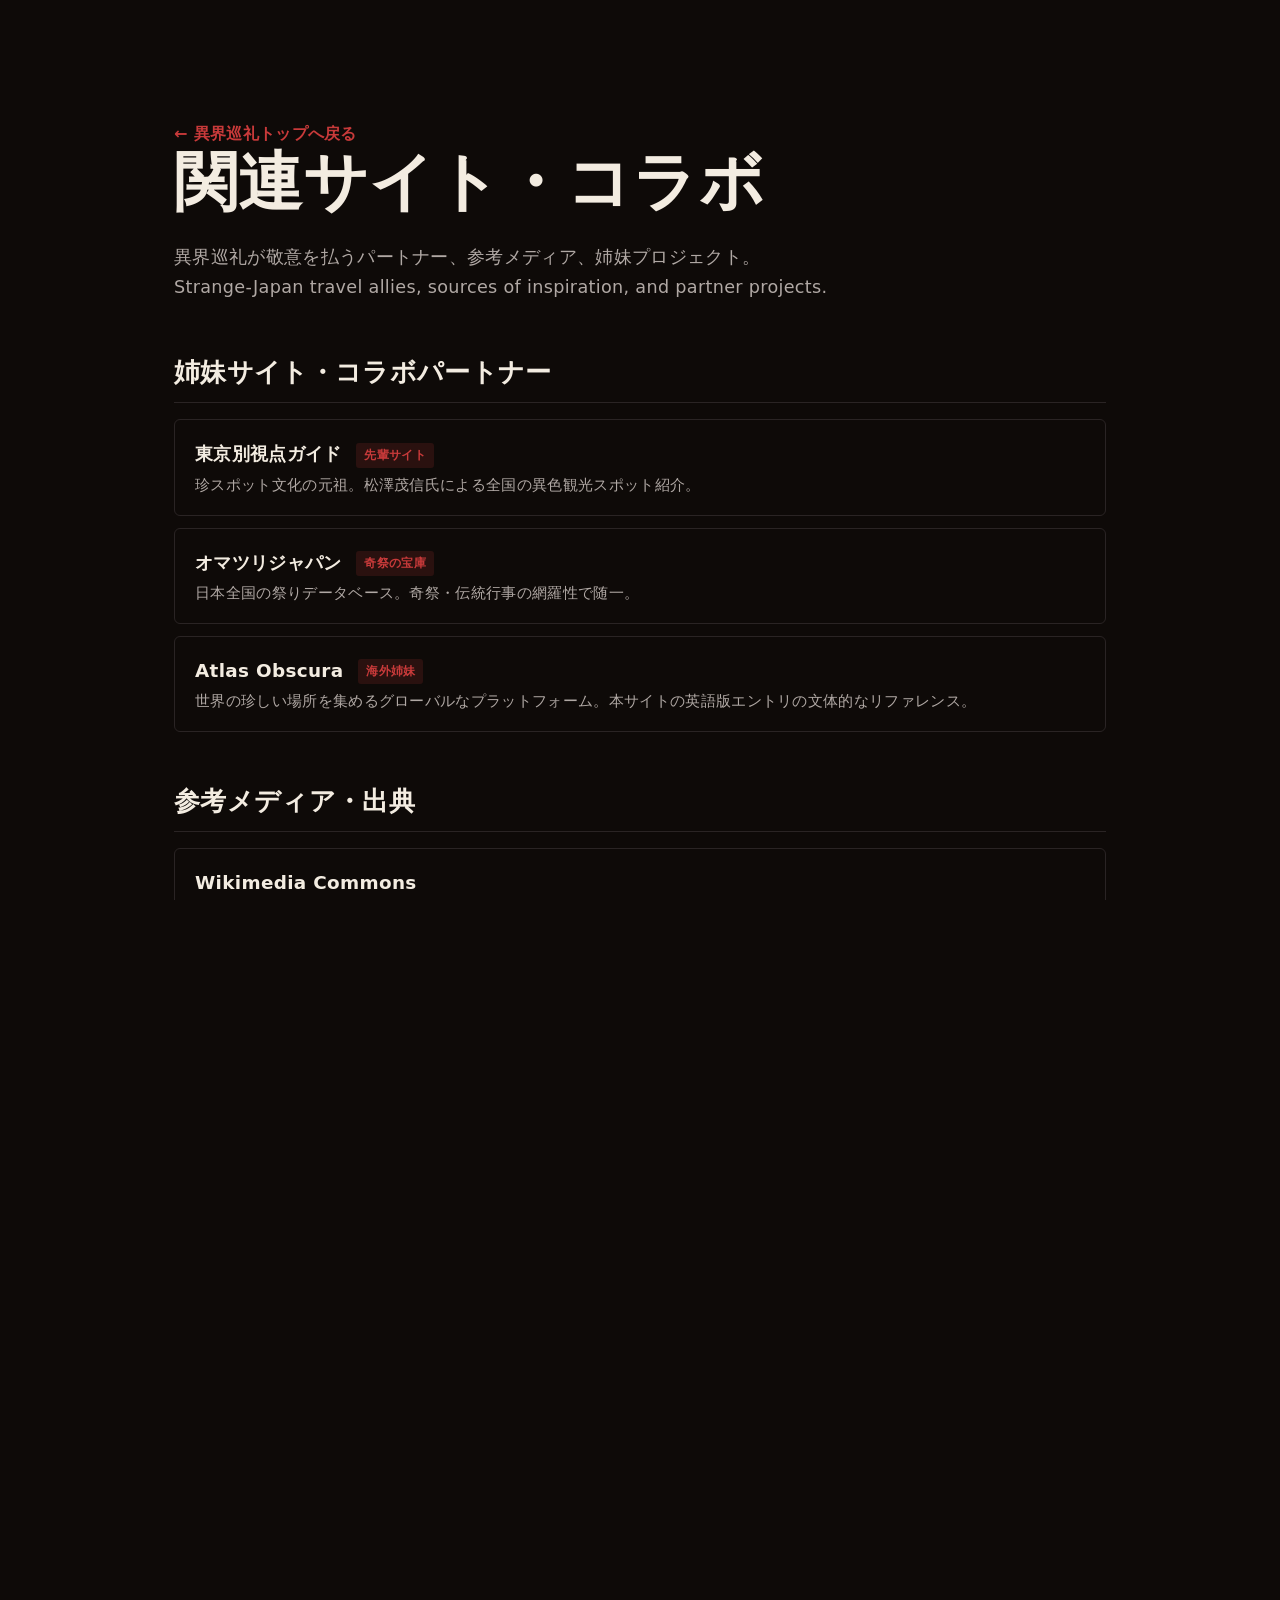
<file: links.html>
<!DOCTYPE html>
<html lang="ja">
<head>
<meta charset="UTF-8" />
<meta name="viewport" content="width=device-width, initial-scale=1.0" />
<title>関連サイト・コラボ — 異界巡礼 | Bizarre Japan</title>
<meta name="description" content="異界巡礼が敬意を払うパートナーサイト・関連メディア・参考資料リンク集。Strange Japan travel allies and references." />
<link rel="canonical" href="https://bizarrejapan.com/links.html" />
<meta property="og:title" content="関連サイト・コラボ — 異界巡礼" />
<meta property="og:description" content="異界巡礼の関連サイト・参考メディア集。" />
<meta property="og:image" content="https://bizarrejapan.com/og-image.png" />
<meta property="og:url" content="https://bizarrejapan.com/links.html" />
<link rel="icon" type="image/png" sizes="32x32" href="favicon-32.png" />
<link rel="apple-touch-icon" sizes="180x180" href="favicon-180.png" />
<link rel="preconnect" href="https://fonts.googleapis.com" />
<link rel="preconnect" href="https://fonts.gstatic.com" crossorigin />
<link href="https://fonts.googleapis.com/css2?family=Shippori+Mincho:wght@400;600;800&family=Noto+Serif+JP:wght@400;700&family=Cinzel:wght@500;700&display=swap" rel="stylesheet" />
<link rel="stylesheet" href="style.css" />
<style>
  .links-wrap{max-width:980px;margin:0 auto;padding:80px 24px 120px}
  .links-wrap h1{font-size:clamp(2.4rem,5vw,4rem);margin:0 0 .4em;line-height:1.1}
  .links-wrap h2{font-size:1.6rem;margin:48px 0 16px;padding-bottom:8px;border-bottom:1px solid var(--ink-border, #2a2424)}
  .links-wrap p.lead{font-size:1.1rem;color:var(--ink-soft,#b0a8a4);margin-bottom:32px;line-height:1.7}
  .link-card{display:block;padding:18px 20px;margin:12px 0;border:1px solid var(--ink-border, #2a2424);border-radius:6px;text-decoration:none;color:inherit;transition:all .2s}
  .link-card:hover{border-color:var(--accent,#c83a3a);background:rgba(200,58,58,.04);transform:translateX(4px)}
  .link-card .lc-title{font-weight:700;font-size:1.15rem;margin:0 0 4px}
  .link-card .lc-desc{font-size:.95rem;color:var(--ink-soft,#b0a8a4);line-height:1.5;margin:0}
  .link-card .lc-tag{display:inline-block;font-size:.75rem;background:rgba(200,58,58,.15);color:var(--accent,#c83a3a);padding:2px 8px;border-radius:3px;margin-left:8px;vertical-align:middle}
  .links-back{display:inline-block;margin-top:40px;color:var(--accent,#c83a3a);text-decoration:none;font-weight:600}
  .links-back:hover{text-decoration:underline}
</style>
</head>
<body data-theme="dark">

<div class="links-wrap">
  <a class="links-back" href="/">← 異界巡礼トップへ戻る</a>
  <h1>関連サイト・コラボ</h1>
  <p class="lead">異界巡礼が敬意を払うパートナー、参考メディア、姉妹プロジェクト。<br>
  Strange-Japan travel allies, sources of inspiration, and partner projects.</p>

  <h2>姉妹サイト・コラボパートナー</h2>
  <a class="link-card" href="https://www.tokyobs.jp/" target="_blank" rel="noopener">
    <p class="lc-title">東京別視点ガイド <span class="lc-tag">先輩サイト</span></p>
    <p class="lc-desc">珍スポット文化の元祖。松澤茂信氏による全国の異色観光スポット紹介。</p>
  </a>
  <a class="link-card" href="https://omatsurijapan.com/" target="_blank" rel="noopener">
    <p class="lc-title">オマツリジャパン <span class="lc-tag">奇祭の宝庫</span></p>
    <p class="lc-desc">日本全国の祭りデータベース。奇祭・伝統行事の網羅性で随一。</p>
  </a>
  <a class="link-card" href="https://www.atlasobscura.com/" target="_blank" rel="noopener">
    <p class="lc-title">Atlas Obscura <span class="lc-tag">海外姉妹</span></p>
    <p class="lc-desc">世界の珍しい場所を集めるグローバルなプラットフォーム。本サイトの英語版エントリの文体的なリファレンス。</p>
  </a>

  <h2>参考メディア・出典</h2>
  <a class="link-card" href="https://commons.wikimedia.org/" target="_blank" rel="noopener">
    <p class="lc-title">Wikimedia Commons</p>
    <p class="lc-desc">サイト掲載写真の主たる出典。各画像のクレジットは詳細モーダル内に明記。</p>
  </a>
  <a class="link-card" href="https://ja.wikipedia.org/" target="_blank" rel="noopener">
    <p class="lc-title">Wikipedia 日本語版</p>
    <p class="lc-desc">スポット・祭礼の沿革記述における基礎資料。</p>
  </a>
  <a class="link-card" href="https://www.japanvisitor.com/" target="_blank" rel="noopener">
    <p class="lc-title">Japan Visitor</p>
    <p class="lc-desc">英語圏向け日本観光情報サイト。地方の細かい祭礼情報も豊富。</p>
  </a>

  <h2>地域パートナー（亀山・三重・東海）</h2>
  <a class="link-card" href="https://www.kameyama-cci.or.jp/" target="_blank" rel="noopener">
    <p class="lc-title">亀山商工会議所</p>
    <p class="lc-desc">三重県亀山市を中心とした商工業振興団体。本サイト運営者は青年部（YEG）会長。</p>
  </a>
  <a class="link-card" href="https://www.kankomie.or.jp/" target="_blank" rel="noopener">
    <p class="lc-title">観光三重</p>
    <p class="lc-desc">三重県観光連盟の公式サイト。県内観光資源の総合インデックス。</p>
  </a>
  <a class="link-card" href="https://www.aichi-now.jp/" target="_blank" rel="noopener">
    <p class="lc-title">Aichi Now</p>
    <p class="lc-desc">愛知県観光協会公式。田縣神社など本サイト掲載スポットの公式情報源。</p>
  </a>

  <h2>研究・学術リソース</h2>
  <a class="link-card" href="https://nichibun.ac.jp/" target="_blank" rel="noopener">
    <p class="lc-title">国際日本文化研究センター（日文研）</p>
    <p class="lc-desc">怪異・妖怪・民俗データベースを公開。本サイトの民俗学的記述の参考。</p>
  </a>
  <a class="link-card" href="https://www.rekihaku.ac.jp/" target="_blank" rel="noopener">
    <p class="lc-title">国立歴史民俗博物館</p>
    <p class="lc-desc">日本の祭礼・年中行事の体系的研究機関。</p>
  </a>

  <h2>プレス・メディア向け</h2>
  <a class="link-card" href="press-kit.md" target="_blank">
    <p class="lc-title">📰 プレスキット（英語） / Press Kit</p>
    <p class="lc-desc">国際メディア向けに整理されたサイト概要・取材向けストーリーアングル・素材。</p>
  </a>
  <a class="link-card" href="https://github.com/tydmthr/kinki-tokai-chinspot/issues/new" target="_blank" rel="noopener">
    <p class="lc-title">取材・コラボ依頼 / Press Inquiries</p>
    <p class="lc-desc">GitHub Issues 経由でお気軽にご連絡ください。</p>
  </a>

  <a class="links-back" href="/">← 異界巡礼トップへ戻る</a>
</div>

</body>
</html>
</file>
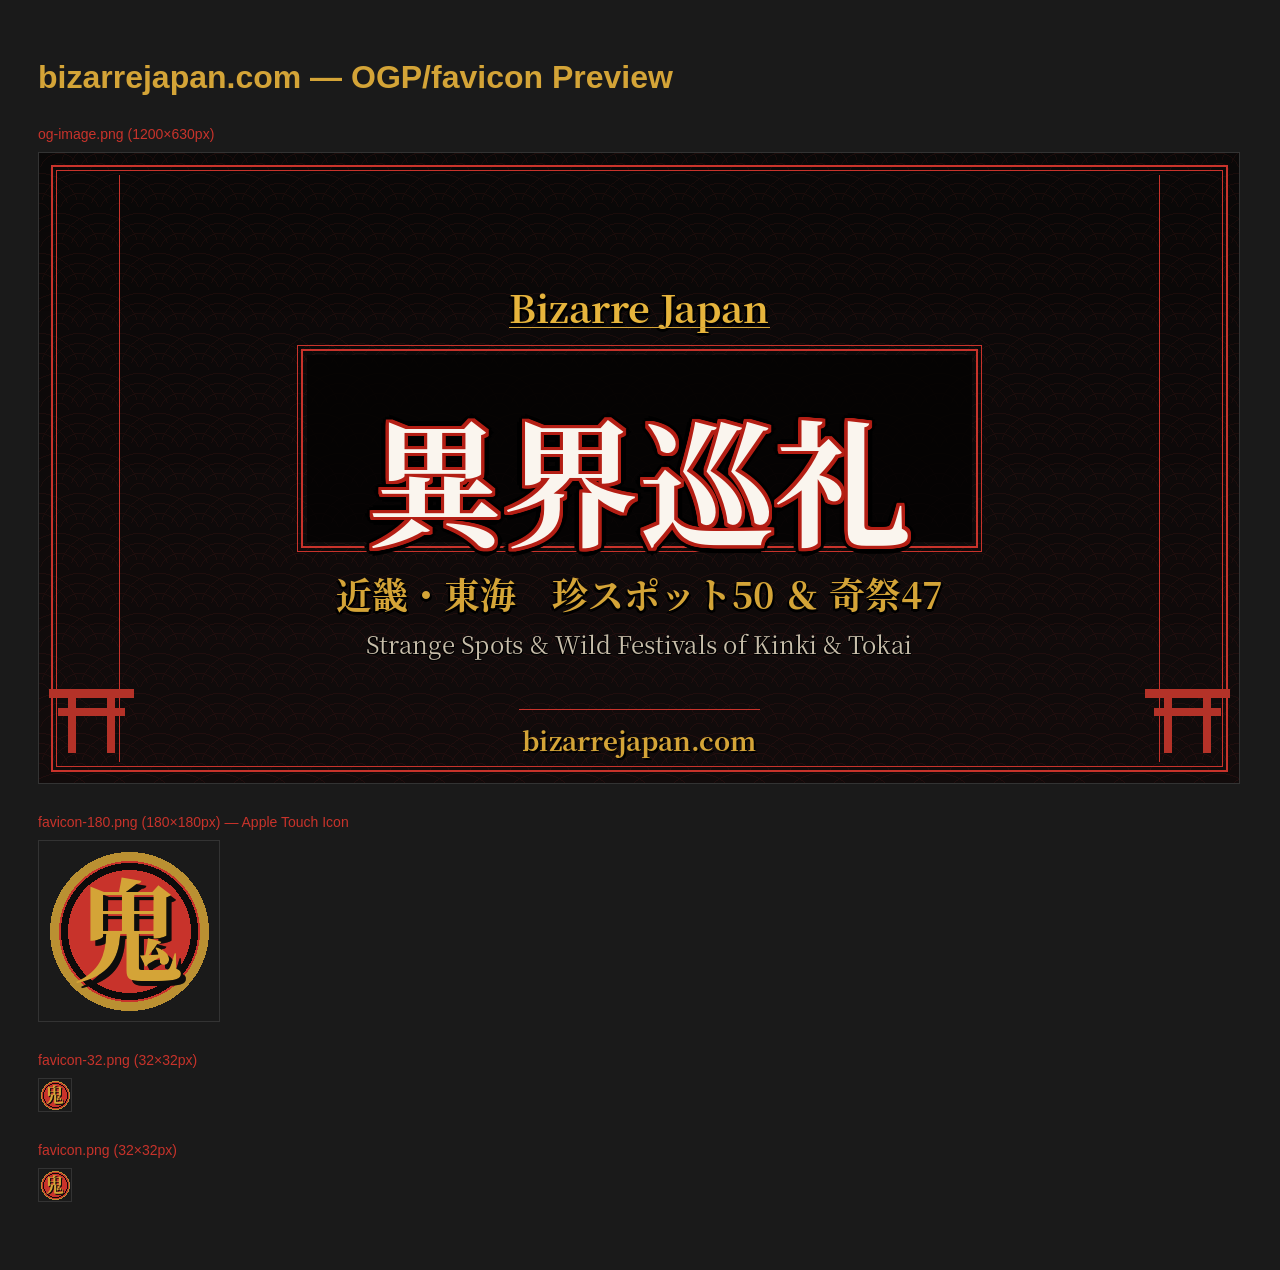
<file: preview.html>
<!DOCTYPE html>
<html lang="ja">
<head>
<meta charset="UTF-8">
<title>bizarrejapan.com - OGP/favicon Preview</title>
<style>
body { background: #1a1a1a; color: #f5f1ea; font-family: sans-serif; padding: 30px; }
h1 { color: #d4a437; }
.section { margin: 30px 0; }
img { display: block; margin: 10px 0; border: 1px solid #333; }
.label { color: #c8332b; font-size: 14px; margin-bottom: 5px; }
</style>
</head>
<body>
<h1>bizarrejapan.com — OGP/favicon Preview</h1>
<div class="section">
  <div class="label">og-image.png (1200×630px)</div>
  <img src="og-image.png" style="max-width:100%;">
</div>
<div class="section">
  <div class="label">favicon-180.png (180×180px) — Apple Touch Icon</div>
  <img src="favicon-180.png" width="180" height="180">
</div>
<div class="section">
  <div class="label">favicon-32.png (32×32px)</div>
  <img src="favicon-32.png" width="32" height="32">
</div>
<div class="section">
  <div class="label">favicon.png (32×32px)</div>
  <img src="favicon.png" width="32" height="32">
</div>
</body>
</html>
</file>
<file: style.css>
/* ========== 異界巡礼 ／ 土俗的サブカル系デザイン ========== */
:root {
  /* 色：黒漆ベース、朱、金、藍、霊白 */
  --ink: #0e0a08;          /* 漆黒 */
  --ink-2: #1a1411;        /* 二段目 */
  --ink-3: #2a201c;        /* 紙背 */
  --paper: #f3ece1;        /* 古紙 */
  --paper-2: #e6dcc8;      /* 朽ち紙 */
  --shu: #c8332b;          /* 朱 */
  --shu-deep: #8c1f1a;     /* 深朱 */
  --kin: #d4a437;          /* 古金 */
  --ai: #2a4d6e;           /* 藍 */
  --koke: #4a6840;         /* 苔緑 */
  --rei: #ece9e1;          /* 霊白 */
  --gray: #6a5d54;
  --gray-2: #44382f;

  --cat-folk: var(--shu);
  --cat-bkyu: var(--koke);
  --cat-horror: var(--ai);
  --cat-mystery: var(--kin);

  --font-mincho: "Shippori Mincho B1", "Noto Serif JP", serif;
  --font-sans: "Noto Sans JP", system-ui, sans-serif;
  --font-dot: "DotGothic16", monospace;

  --header-h: 64px;
  --shadow-1: 0 2px 8px rgba(0,0,0,0.3);
  --shadow-2: 0 8px 30px rgba(0,0,0,0.45);
}

* { box-sizing: border-box; }
html, body { margin: 0; padding: 0; height: 100%; overflow-x: hidden; }
body {
  font-family: var(--font-sans);
  background: var(--ink);
  color: var(--paper);
  line-height: 1.7;
  letter-spacing: 0.02em;
  -webkit-font-smoothing: antialiased;
}

/* ============ Header ============ */
.site-header {
  position: fixed;
  top: 0; left: 0; right: 0;
  height: var(--header-h);
  background: rgba(14, 10, 8, 0.92);
  backdrop-filter: blur(12px);
  border-bottom: 1px solid rgba(212, 164, 55, 0.18);
  z-index: 100;
  display: flex;
  align-items: center;
  padding: 0 24px;
  gap: 24px;
}
.brand { display: flex; align-items: center; gap: 12px; color: var(--kin); }
.logo { width: 36px; height: 36px; flex-shrink: 0; }
.brand-text { line-height: 1.1; }
.brand-name { font-family: var(--font-mincho); font-size: 18px; margin: 0; font-weight: 800; color: var(--paper); letter-spacing: 0.15em; }
.brand-sub { font-size: 10px; margin: 2px 0 0; color: var(--kin); letter-spacing: 0.2em; opacity: 0.85; }

.tabs { margin-left: auto; display: flex; gap: 4px; }
.tab {
  background: transparent;
  border: 1px solid transparent;
  color: var(--paper);
  font-family: var(--font-mincho);
  font-size: 13px;
  font-weight: 600;
  padding: 8px 14px;
  cursor: pointer;
  border-radius: 2px;
  display: flex;
  align-items: center;
  gap: 6px;
  letter-spacing: 0.15em;
  transition: all 0.2s;
  opacity: 0.65;
}
.tab i { font-size: 16px; }
.tab:hover { opacity: 1; color: var(--kin); }
.tab.active {
  opacity: 1;
  color: var(--ink);
  background: var(--kin);
  border-color: var(--kin);
}

/* ============ Views (tabs) ============ */
.view { display: none; min-height: 100vh; padding-top: var(--header-h); }
.view.active { display: block; }

/* ============ HERO ============ */
.view-hero {
  background:
    radial-gradient(ellipse at 20% 10%, rgba(200, 51, 43, 0.18), transparent 50%),
    radial-gradient(ellipse at 80% 90%, rgba(212, 164, 55, 0.12), transparent 55%),
    linear-gradient(180deg, #0e0a08 0%, #1a1411 70%, #0e0a08 100%);
  position: relative;
  overflow: hidden;
}
.view-hero::before {
  content: "";
  position: absolute; inset: 0;
  background-image: url("data:image/svg+xml;utf8,<svg xmlns='http://www.w3.org/2000/svg' width='60' height='60'><circle cx='30' cy='30' r='1' fill='%23d4a437' opacity='0.15'/></svg>");
  pointer-events: none;
}
.view-hero::after {
  content: "鬼 神 異 怪 祟 祓 呪 霊 祠 荒";
  position: absolute;
  top: 50%; left: 50%;
  transform: translate(-50%, -50%) rotate(-15deg);
  font-family: var(--font-mincho);
  font-size: clamp(120px, 22vw, 320px);
  font-weight: 900;
  color: rgba(200, 51, 43, 0.04);
  pointer-events: none;
  white-space: nowrap;
  letter-spacing: 0.3em;
}
.hero-inner {
  max-width: 920px;
  margin: 0 auto;
  padding: 80px 32px 120px;
  position: relative;
  z-index: 2;
  text-align: center;
}
.hero-eyebrow {
  font-family: var(--font-mincho);
  font-size: clamp(10px, 2.4vw, 13px);
  letter-spacing: 0.4em;
  color: var(--kin);
  margin: 0 0 32px;
  display: inline-block;
  padding: 6px 14px;
  border-top: 1px solid var(--kin);
  border-bottom: 1px solid var(--kin);
  white-space: nowrap;
}
.hero-title {
  font-family: var(--font-mincho);
  font-weight: 800;
  font-size: clamp(36px, 6vw, 72px);
  line-height: 1.3;
  margin: 0 0 32px;
  color: var(--paper);
  letter-spacing: 0.05em;
}
.hero-line-1 { display: block; }
.hero-line-2 { display: block; color: var(--shu); }
.hero-line-3 { display: block; }
.hero-lede {
  font-size: 16px;
  color: var(--paper-2);
  max-width: 620px;
  margin: 0 auto 48px;
  line-height: 2.0;
}
.hero-lede strong { color: var(--kin); font-weight: 700; }

.hero-stats { display: flex; align-items: center; justify-content: center; gap: 32px; margin: 48px 0; }
.stat { display: flex; flex-direction: column; align-items: center; }
.stat-num { font-family: var(--font-mincho); font-size: 56px; font-weight: 900; color: var(--kin); line-height: 1; }
.stat-label { font-size: 12px; letter-spacing: 0.3em; color: var(--paper-2); margin-top: 8px; }
.stat-divider { width: 1px; height: 50px; background: var(--gray); }

.hero-cta { display: flex; gap: 16px; justify-content: center; margin: 32px 0 64px; flex-wrap: wrap; }
.cta-primary, .cta-secondary {
  font-family: var(--font-mincho);
  font-size: 15px;
  font-weight: 700;
  padding: 14px 32px;
  cursor: pointer;
  border-radius: 2px;
  letter-spacing: 0.2em;
  display: inline-flex;
  align-items: center;
  gap: 8px;
  transition: all 0.2s;
}
.cta-primary { background: var(--shu); color: var(--paper); border: 1px solid var(--shu); }
.cta-primary:hover { background: var(--shu-deep); transform: translateY(-2px); box-shadow: 0 6px 20px rgba(200,51,43,0.4); }
.cta-secondary { background: transparent; color: var(--kin); border: 1px solid var(--kin); }
.cta-secondary:hover { background: var(--kin); color: var(--ink); }

.hero-categories { margin: 80px 0 48px; }
.cat-title {
  font-family: var(--font-mincho);
  font-size: 14px;
  letter-spacing: 0.5em;
  color: var(--kin);
  margin: 0 0 32px;
}
.cat-grid {
  display: grid;
  grid-template-columns: repeat(auto-fit, minmax(180px, 1fr));
  gap: 16px;
  max-width: 820px;
  margin: 0 auto;
}
.cat-card {
  padding: 28px 16px;
  border: 1px solid rgba(212, 164, 55, 0.25);
  background: rgba(26, 20, 17, 0.5);
  cursor: pointer;
  transition: all 0.25s;
  text-align: center;
  border-radius: 2px;
}
.cat-card:hover { transform: translateY(-4px); border-color: var(--kin); background: rgba(42, 32, 28, 0.7); }
.cat-glyph { font-family: var(--font-mincho); font-size: 48px; font-weight: 900; line-height: 1; display: block; margin-bottom: 12px; }
.cat-card.cat-folk .cat-glyph { color: var(--shu); }
.cat-card.cat-bkyu .cat-glyph { color: var(--koke); }
.cat-card.cat-horror .cat-glyph { color: #6a8db5; }
.cat-card.cat-mystery .cat-glyph { color: var(--kin); }
.cat-card h3 { font-family: var(--font-mincho); font-size: 16px; margin: 0 0 8px; color: var(--paper); letter-spacing: 0.15em; }
.cat-card p { font-size: 12px; margin: 0; color: var(--paper-2); line-height: 1.7; }

.hero-note {
  margin-top: 64px;
  padding: 16px 24px;
  border-top: 1px dashed rgba(212, 164, 55, 0.3);
  font-size: 11px;
  color: var(--gray);
  line-height: 1.9;
}

/* ============ MAP VIEW ============ */
.view-map {
  padding-top: var(--header-h);
  position: relative;
  height: 100vh;
}
.view-map.active { display: flex; }

.map-sidebar {
  width: 340px;
  background: var(--ink-2);
  border-right: 1px solid rgba(212, 164, 55, 0.2);
  overflow-y: auto;
  padding: 20px;
  flex-shrink: 0;
  transition: transform 0.3s;
}
.filter-block { margin-bottom: 20px; }
.filter-label {
  font-family: var(--font-mincho);
  font-size: 11px;
  letter-spacing: 0.3em;
  color: var(--kin);
  display: block;
  margin-bottom: 8px;
  text-transform: none;
}
.search-input {
  width: 100%;
  padding: 10px 12px;
  background: var(--ink);
  border: 1px solid rgba(212, 164, 55, 0.3);
  color: var(--paper);
  font-family: var(--font-sans);
  font-size: 13px;
  border-radius: 2px;
  outline: none;
}
.search-input:focus { border-color: var(--kin); }
.search-input::placeholder { color: var(--gray); }

.cat-filter, .cal-cat-filter { display: flex; flex-wrap: wrap; gap: 6px; }
.cat-chip {
  background: var(--ink-3);
  border: 1px solid rgba(212, 164, 55, 0.25);
  color: var(--paper);
  font-family: var(--font-sans);
  font-size: 12px;
  padding: 6px 10px;
  cursor: pointer;
  border-radius: 2px;
  display: flex;
  align-items: center;
  gap: 4px;
  transition: all 0.15s;
}
.cat-chip:hover { border-color: var(--kin); }
.cat-chip.active { background: var(--kin); color: var(--ink); border-color: var(--kin); font-weight: 700; }
.cat-chip .count { font-size: 10px; opacity: 0.7; }
.cat-chip.cat-folk.active { background: var(--shu); border-color: var(--shu); color: var(--paper); }
.cat-chip.cat-bkyu.active { background: var(--koke); border-color: var(--koke); color: var(--paper); }
.cat-chip.cat-horror.active { background: var(--ai); border-color: var(--ai); color: var(--paper); }
.cat-chip.cat-mystery.active { background: var(--kin); border-color: var(--kin); color: var(--ink); }

.layer-toggle { display: flex; flex-direction: column; gap: 8px; }
.layer-toggle label {
  display: flex;
  align-items: center;
  gap: 8px;
  font-size: 13px;
  cursor: pointer;
  color: var(--paper-2);
}
.layer-toggle .dot { width: 10px; height: 10px; border-radius: 50%; margin-left: auto; }

.result-list { margin-top: 24px; border-top: 1px solid rgba(212, 164, 55, 0.15); padding-top: 16px; }
.result-item {
  padding: 12px;
  margin-bottom: 6px;
  background: var(--ink-3);
  cursor: pointer;
  border-left: 3px solid transparent;
  transition: all 0.15s;
  border-radius: 2px;
}
.result-item:hover { background: var(--ink); transform: translateX(2px); }
.result-item .ri-name { font-family: var(--font-mincho); font-size: 14px; font-weight: 600; color: var(--paper); }
.result-item .ri-meta { font-size: 11px; color: var(--gray); margin-top: 2px; }
.result-item.cat-folk { border-left-color: var(--shu); }
.result-item.cat-bkyu { border-left-color: var(--koke); }
.result-item.cat-horror { border-left-color: var(--ai); }
.result-item.cat-mystery { border-left-color: var(--kin); }
.result-item.is-festival { border-left-color: var(--kin); border-left-style: dashed; }

#map {
  flex: 1;
  height: calc(100vh - var(--header-h));
  background: #1a1411;
}

.sidebar-toggle {
  display: none;
  position: absolute;
  top: 80px;
  left: 12px;
  z-index: 50;
  background: var(--ink-2);
  border: 1px solid var(--kin);
  color: var(--kin);
  padding: 8px;
  border-radius: 2px;
  cursor: pointer;
  font-size: 18px;
}

/* MapLibre marker styling */
/* wrapper: MapLibreが position transform をここに設定。CSSで transform を上書きしないこと。 */
.spot-marker-wrap {
  width: 28px; height: 28px;
  cursor: pointer;
}
.spot-marker {
  width: 28px; height: 28px;
  border-radius: 50%;
  display: flex; align-items: center; justify-content: center;
  font-family: var(--font-mincho);
  font-weight: 800;
  color: var(--paper);
  cursor: pointer;
  border: 2px solid var(--paper);
  box-shadow: 0 2px 6px rgba(0,0,0,0.5);
  font-size: 14px;
  transition: transform 0.15s;
}
.spot-marker:hover { transform: scale(1.2); z-index: 10; }
.spot-marker.cat-folk { background: var(--shu); }
.spot-marker.cat-bkyu { background: var(--koke); }
.spot-marker.cat-horror { background: var(--ai); }
.spot-marker.cat-mystery { background: var(--kin); color: var(--ink); }
.spot-marker.is-fest {
  border-radius: 4px;
  transform: rotate(45deg);
  border-style: dashed;
}
.spot-marker.is-fest > * { transform: rotate(-45deg); }

.maplibregl-popup-content {
  background: var(--ink-2) !important;
  color: var(--paper) !important;
  border: 1px solid var(--kin) !important;
  border-radius: 2px !important;
  padding: 12px 14px !important;
  font-family: var(--font-sans) !important;
  max-width: 220px;
}
.maplibregl-popup-tip { border-top-color: var(--ink-2) !important; }
.maplibregl-popup-close-button { color: var(--paper) !important; font-size: 20px !important; }
.popup-name { font-family: var(--font-mincho); font-weight: 700; font-size: 14px; margin: 0 0 4px; }
.popup-meta { font-size: 11px; color: var(--kin); margin: 0 0 6px; }
.popup-summary { font-size: 12px; line-height: 1.6; margin: 0 0 8px; }
.popup-link {
  font-size: 11px; color: var(--kin); cursor: pointer;
  background: transparent; border: 1px solid var(--kin);
  padding: 4px 10px; border-radius: 2px; font-family: var(--font-mincho);
  letter-spacing: 0.1em;
}
.popup-link:hover { background: var(--kin); color: var(--ink); }

/* ============ CALENDAR ============ */
.view-calendar {
  background:
    radial-gradient(ellipse at 50% 0%, rgba(212, 164, 55, 0.08), transparent 50%),
    var(--ink);
  padding-bottom: 80px;
}
.cal-header { text-align: center; padding: 60px 24px 32px; max-width: 1200px; margin: 0 auto; }
.cal-title { font-family: var(--font-mincho); font-size: clamp(28px, 4vw, 44px); font-weight: 800; margin: 0 0 8px; color: var(--paper); letter-spacing: 0.1em; }
.cal-sub { font-family: var(--font-mincho); color: var(--kin); margin: 0 0 24px; letter-spacing: 0.4em; font-size: 13px; }
.cal-cat-filter { justify-content: center; }

.cal-grid {
  display: grid;
  grid-template-columns: repeat(auto-fill, minmax(340px, 1fr));
  gap: 20px;
  padding: 24px;
  max-width: 1400px;
  margin: 0 auto;
}
.month-block {
  background: var(--ink-2);
  border: 1px solid rgba(212, 164, 55, 0.18);
  border-radius: 4px;
  overflow: hidden;
}
.month-header {
  background: linear-gradient(180deg, var(--ink-3), var(--ink-2));
  padding: 16px 20px;
  border-bottom: 1px solid rgba(212, 164, 55, 0.2);
  display: flex;
  align-items: baseline;
  gap: 12px;
}
.month-num {
  font-family: var(--font-mincho);
  font-size: 36px;
  font-weight: 900;
  color: var(--shu);
  line-height: 1;
}
.month-name { font-family: var(--font-mincho); font-size: 18px; color: var(--paper); letter-spacing: 0.2em; }
.month-count { font-size: 11px; color: var(--gray); margin-left: auto; letter-spacing: 0.15em; }

.fest-list { padding: 8px; }
.fest-item {
  padding: 12px 14px;
  cursor: pointer;
  border-radius: 2px;
  transition: all 0.15s;
  display: flex;
  gap: 14px;
  align-items: flex-start;
  border-left: 3px solid transparent;
}
.fest-item:hover { background: var(--ink-3); }
.fest-date {
  font-family: var(--font-mincho);
  font-weight: 800;
  font-size: 16px;
  color: var(--kin);
  min-width: 36px;
  text-align: center;
  line-height: 1.2;
}
.fest-date small { font-size: 9px; display: block; color: var(--gray); }
.fest-info { flex: 1; min-width: 0; }
.fest-name { font-family: var(--font-mincho); font-size: 14px; font-weight: 700; color: var(--paper); margin: 0 0 2px; }
.fest-place { font-size: 11px; color: var(--paper-2); margin: 0; }
.fest-tag {
  font-size: 9px;
  padding: 2px 6px;
  border-radius: 2px;
  letter-spacing: 0.1em;
  font-weight: 700;
  margin-left: 6px;
  white-space: nowrap;
  display: inline-block;
}
.fest-item[data-fcat="naked"] { border-left-color: #d99c5b; }
.fest-item[data-fcat="naked"] .fest-tag { background: #d99c5b; color: #2a1610; }
.fest-item[data-fcat="fire"] { border-left-color: var(--shu); }
.fest-item[data-fcat="fire"] .fest-tag { background: var(--shu); color: var(--paper); }
.fest-item[data-fcat="weird"] { border-left-color: var(--koke); }
.fest-item[data-fcat="weird"] .fest-tag { background: var(--koke); color: var(--paper); }
.fest-item[data-fcat="sex"] { border-left-color: #b65b9c; }
.fest-item[data-fcat="sex"] .fest-tag { background: #b65b9c; color: var(--paper); }
.fest-item[data-fcat="animal"] { border-left-color: #7d5a3c; }
.fest-item[data-fcat="animal"] .fest-tag { background: #7d5a3c; color: var(--paper); }
.fest-item[data-fcat="other"] { border-left-color: var(--ai); }
.fest-item[data-fcat="other"] .fest-tag { background: var(--ai); color: var(--paper); }

/* ============ LIST VIEW ============ */
.view-list {
  background: var(--ink);
  padding-bottom: 80px;
}
.list-header { text-align: center; padding: 60px 24px 24px; max-width: 1200px; margin: 0 auto; }
.list-title { font-family: var(--font-mincho); font-size: clamp(28px, 4vw, 44px); font-weight: 800; margin: 0 0 24px; color: var(--paper); letter-spacing: 0.1em; }
.list-tabs { display: flex; gap: 0; justify-content: center; margin-bottom: 20px; }
.list-tab {
  background: transparent;
  border: 1px solid var(--kin);
  color: var(--kin);
  font-family: var(--font-mincho);
  padding: 8px 24px;
  cursor: pointer;
  font-size: 13px;
  letter-spacing: 0.2em;
  transition: all 0.15s;
}
.list-tab:first-child { border-radius: 2px 0 0 2px; }
.list-tab:last-child { border-radius: 0 2px 2px 0; border-left: none; }
.list-tab.active { background: var(--kin); color: var(--ink); font-weight: 700; }
.list-search { max-width: 400px; margin: 0 auto; display: block; }

.list-grid {
  display: grid;
  grid-template-columns: repeat(auto-fill, minmax(300px, 1fr));
  gap: 16px;
  max-width: 1400px;
  margin: 0 auto;
  padding: 0 24px;
}
.list-card {
  background: var(--ink-2);
  border: 1px solid rgba(212, 164, 55, 0.18);
  padding: 20px;
  cursor: pointer;
  transition: all 0.2s;
  border-radius: 4px;
  border-left: 4px solid transparent;
  display: flex;
  flex-direction: column;
  min-height: 180px;
}
.list-card:hover { transform: translateY(-3px); border-color: var(--kin); box-shadow: var(--shadow-2); }
.list-card.cat-folk { border-left-color: var(--shu); }
.list-card.cat-bkyu { border-left-color: var(--koke); }
.list-card.cat-horror { border-left-color: var(--ai); }
.list-card.cat-mystery { border-left-color: var(--kin); }
.list-card.is-festival { border-left-style: dashed; border-left-color: var(--kin); }

.lc-cat {
  font-family: var(--font-mincho);
  font-size: 10px;
  letter-spacing: 0.4em;
  color: var(--kin);
  margin: 0 0 6px;
}
.lc-name { font-family: var(--font-mincho); font-size: 18px; font-weight: 700; margin: 0 0 4px; color: var(--paper); }
.lc-kana { font-size: 11px; color: var(--gray); margin: 0 0 10px; }
.lc-place { font-size: 12px; color: var(--paper-2); margin: 0 0 10px; display: flex; gap: 6px; align-items: center; }
.lc-place i { color: var(--kin); }
.lc-summary { font-size: 12px; color: var(--paper-2); line-height: 1.7; margin: 0; flex: 1;
  display: -webkit-box; -webkit-line-clamp: 4; -webkit-box-orient: vertical; overflow: hidden;
}
.lc-status {
  display: inline-block;
  font-size: 10px;
  padding: 2px 8px;
  background: var(--ink-3);
  color: var(--gray);
  border-radius: 2px;
  margin-top: 8px;
  align-self: flex-start;
}
.lc-status.s-現存 { background: var(--koke); color: var(--paper); }
.lc-status.s-閉鎖, .lc-status.s-廃墟化, .lc-status.s-立入禁止 { background: var(--shu-deep); color: var(--paper); }

/* ============ MODAL ============ */
.modal { position: fixed; inset: 0; z-index: 1000; display: none; }
.modal.open { display: flex; align-items: center; justify-content: center; }
.modal-backdrop {
  position: absolute; inset: 0;
  background: rgba(0, 0, 0, 0.85);
  backdrop-filter: blur(4px);
  cursor: pointer;
}
.modal-content {
  position: relative;
  background: var(--ink-2);
  border: 1px solid var(--kin);
  max-width: 760px;
  width: 92%;
  max-height: 88vh;
  overflow-y: auto;
  padding: 32px 36px 36px;
  border-radius: 4px;
  box-shadow: var(--shadow-2);
}
.modal-close {
  position: absolute; top: 16px; right: 16px;
  background: transparent;
  border: 1px solid var(--gray);
  color: var(--paper);
  width: 32px; height: 32px;
  cursor: pointer;
  font-size: 16px;
  border-radius: 50%;
  transition: all 0.15s;
}
.modal-close:hover { border-color: var(--shu); color: var(--shu); }

.m-cat {
  font-family: var(--font-mincho);
  font-size: 11px;
  letter-spacing: 0.5em;
  color: var(--kin);
  margin: 0 0 8px;
}
.m-name { font-family: var(--font-mincho); font-size: clamp(24px, 3.5vw, 36px); font-weight: 800; margin: 0 0 4px; color: var(--paper); letter-spacing: 0.05em; }
.m-kana { font-size: 12px; color: var(--gray); margin: 0 0 20px; letter-spacing: 0.2em; }
.m-meta-grid {
  display: grid;
  grid-template-columns: repeat(auto-fit, minmax(200px, 1fr));
  gap: 12px;
  padding: 16px 20px;
  background: var(--ink);
  border: 1px solid rgba(212, 164, 55, 0.2);
  margin-bottom: 24px;
  border-radius: 2px;
}
.m-meta-item { font-size: 12px; line-height: 1.6; }
.m-meta-item .ml { font-family: var(--font-mincho); color: var(--kin); display: block; font-size: 10px; letter-spacing: 0.2em; margin-bottom: 2px; }
.m-meta-item .mv { color: var(--paper); }

.m-section { margin-bottom: 24px; }
.m-h { font-family: var(--font-mincho); font-size: 14px; color: var(--kin); margin: 0 0 10px; letter-spacing: 0.3em; border-left: 3px solid var(--shu); padding-left: 10px; }
.m-summary { font-size: 14px; line-height: 2.0; color: var(--paper-2); }
.m-highlights { padding-left: 0; list-style: none; margin: 0; }
.m-highlights li {
  padding: 8px 0 8px 24px;
  position: relative;
  font-size: 13px;
  line-height: 1.7;
  color: var(--paper-2);
  border-bottom: 1px dashed rgba(212, 164, 55, 0.15);
}
.m-highlights li::before {
  content: "▸";
  position: absolute;
  left: 4px;
  color: var(--shu);
  font-weight: 800;
}
.m-links { display: flex; flex-wrap: wrap; gap: 8px; }
.m-link {
  font-size: 12px;
  color: var(--kin);
  text-decoration: none;
  padding: 6px 12px;
  border: 1px solid var(--kin);
  border-radius: 2px;
  transition: all 0.15s;
  font-family: var(--font-mincho);
}
.m-link:hover { background: var(--kin); color: var(--ink); }
.m-link i { margin-right: 4px; }
.m-warn {
  background: rgba(200, 51, 43, 0.12);
  border: 1px solid var(--shu);
  padding: 12px 16px;
  font-size: 12px;
  color: var(--paper);
  margin-top: 16px;
  border-radius: 2px;
  line-height: 1.7;
}
.m-warn strong { color: var(--shu); }

/* ============ FOOTER ============ */
.site-footer {
  text-align: center;
  padding: 40px 24px;
  font-size: 11px;
  color: var(--gray);
  border-top: 1px solid rgba(212, 164, 55, 0.15);
  line-height: 1.9;
  background: var(--ink-2);
}
.site-footer .caution { color: var(--shu); font-weight: 600; }

/* ============ Responsive ============ */
@media (max-width: 768px) {
  .site-header { padding: 0 12px; gap: 8px; }
  .brand-text { display: none; }
  .tab span { display: none; }
  .tab { padding: 8px 10px; }
  .tab i { font-size: 18px; }

  .map-sidebar {
    position: absolute;
    top: 0; left: 0;
    height: 100%;
    width: 280px;
    z-index: 30;
    transform: translateX(-100%);
  }
  .map-sidebar.open { transform: translateX(0); }
  .sidebar-toggle { display: block; }

  .hero-stats { gap: 16px; }
  .stat-num { font-size: 40px; }
  .cat-grid { grid-template-columns: repeat(2, 1fr); }

  .modal-content { padding: 24px 20px; }
  .m-meta-grid { grid-template-columns: 1fr; }
}

/* ========== v2 追加スタイル ========== */

/* Header actions: lang & theme toggle */
.header-actions { display: flex; gap: 6px; margin-left: 8px; }
.lang-toggle, .theme-toggle {
  background: transparent;
  border: 1px solid rgba(212, 164, 55, 0.25);
  color: var(--kin);
  width: 36px; height: 36px;
  border-radius: 50%;
  cursor: pointer;
  font-family: var(--font-mincho);
  font-size: 11px;
  font-weight: 700;
  letter-spacing: 0.05em;
  display: inline-flex;
  align-items: center;
  justify-content: center;
  gap: 3px;
  transition: all 0.2s;
}
.lang-toggle { width: auto; padding: 0 10px; gap: 5px; }
.lang-toggle i, .theme-toggle i { font-size: 14px; }
.lang-toggle:hover, .theme-toggle:hover {
  background: rgba(212, 164, 55, 0.12);
  border-color: var(--kin);
}

/* このサイト「序」内の今月のおすすめ */
.hero-this-month {
  margin: 64px auto 48px;
  max-width: 980px;
  padding: 36px 32px;
  background: linear-gradient(135deg, rgba(200, 51, 43, 0.08), rgba(212, 164, 55, 0.04));
  border: 1px solid rgba(212, 164, 55, 0.2);
  border-radius: 4px;
}
.tm-header { text-align: center; margin-bottom: 28px; }
.tm-header h3 {
  font-family: var(--font-mincho);
  font-size: 24px;
  font-weight: 800;
  color: var(--paper);
  letter-spacing: 0.2em;
  margin: 0 0 8px;
}
.tm-sub {
  font-size: 12px;
  color: var(--kin);
  letter-spacing: 0.25em;
  margin: 0;
}
.tm-grid {
  display: grid;
  grid-template-columns: repeat(auto-fit, minmax(180px, 1fr));
  gap: 14px;
}
.tm-card {
  background: rgba(14, 10, 8, 0.85);
  border: 1px solid rgba(212, 164, 55, 0.18);
  border-radius: 3px;
  cursor: pointer;
  overflow: hidden;
  transition: all 0.25s;
  display: flex; flex-direction: column;
}
.tm-card:hover {
  transform: translateY(-3px);
  border-color: var(--kin);
  box-shadow: 0 6px 24px rgba(200, 51, 43, 0.18);
}
.tm-photo, .tm-photo-placeholder {
  width: 100%;
  height: 180px;
  overflow: hidden;
  background: rgba(200, 51, 43, 0.08);
  display: flex; align-items: center; justify-content: center;
  font-family: var(--font-mincho);
  font-size: 36px;
  color: var(--kin);
}
.tm-photo-placeholder {
  opacity: 0.5;
}
.tm-photo img { width: 100%; height: 100%; object-fit: cover; display: block; }
.tm-body { padding: 12px 14px 14px; flex: 1; display: flex; flex-direction: column; }
.tm-date {
  font-family: var(--font-mincho);
  font-size: 11px;
  color: var(--kin);
  letter-spacing: 0.15em;
  margin: 0 0 6px;
}
.tm-name {
  font-family: var(--font-mincho);
  font-size: 14px;
  font-weight: 700;
  color: var(--paper);
  margin: 0 0 6px;
  line-height: 1.4;
}
.tm-place { font-size: 11px; color: var(--gray); margin: 0 0 6px; }
.tm-tag {
  font-size: 10px;
  color: var(--shu);
  letter-spacing: 0.2em;
  margin: auto 0 0;
  padding-top: 6px;
  border-top: 1px dashed rgba(200, 51, 43, 0.25);
}
.tm-empty {
  text-align: center;
  color: var(--gray);
  padding: 24px;
  font-size: 13px;
}

/* Region filter */
.region-filter {
  display: flex; flex-wrap: wrap; gap: 4px;
}
.region-filter .cat-chip {
  font-size: 11px;
  padding: 4px 10px;
}

/* Visited / wishlisted markers */
.spot-marker.visited::after {
  content: '✓';
  position: absolute;
  top: -6px; right: -6px;
  width: 14px; height: 14px;
  border-radius: 50%;
  background: var(--kin);
  color: var(--ink);
  font-size: 10px;
  font-weight: bold;
  display: flex;
  align-items: center;
  justify-content: center;
  box-shadow: 0 1px 3px rgba(0,0,0,0.5);
}
.spot-marker.wishlisted::before {
  content: '★';
  position: absolute;
  top: -6px; left: -6px;
  width: 14px; height: 14px;
  border-radius: 50%;
  background: var(--shu);
  color: var(--paper);
  font-size: 9px;
  display: flex;
  align-items: center;
  justify-content: center;
}
.spot-marker { position: relative; }

/* Result list count line */
.result-count {
  font-size: 11px;
  color: var(--gray);
  letter-spacing: 0.2em;
  padding: 0 4px 8px;
}

/* Modal photo block */
.m-photo {
  margin: -32px -32px 24px;
  position: relative;
  overflow: hidden;
  max-height: 320px;
}
.m-photo img {
  width: 100%;
  height: 100%;
  max-height: 320px;
  object-fit: cover;
  display: block;
}
.m-photo-credit {
  position: absolute;
  bottom: 0; right: 0;
  background: rgba(14, 10, 8, 0.85);
  color: var(--paper);
  font-size: 9px;
  padding: 4px 10px;
  margin: 0;
  letter-spacing: 0.05em;
  max-width: 90%;
  white-space: nowrap;
  overflow: hidden;
  text-overflow: ellipsis;
}

/* Visit buttons in modal */
.m-visit {
  display: flex; gap: 8px;
  margin: 16px 0 24px;
  flex-wrap: wrap;
}
.visit-btn {
  background: transparent;
  border: 1px solid rgba(212, 164, 55, 0.3);
  color: var(--paper);
  font-family: var(--font-mincho);
  font-size: 12px;
  font-weight: 600;
  letter-spacing: 0.1em;
  padding: 8px 14px;
  border-radius: 2px;
  cursor: pointer;
  display: inline-flex;
  align-items: center;
  gap: 6px;
  transition: all 0.2s;
}
.visit-btn:hover {
  border-color: var(--kin);
  color: var(--kin);
}
.visit-btn.active {
  background: rgba(212, 164, 55, 0.15);
  border-color: var(--kin);
  color: var(--kin);
}
.visit-btn i { font-size: 16px; }

/* List card photos */
.list-card { display: flex; flex-direction: column; padding: 0; overflow: hidden; }
.lc-photo {
  width: 100%;
  height: 160px;
  overflow: hidden;
  background: rgba(200, 51, 43, 0.04);
}
.lc-photo img {
  width: 100%; height: 100%;
  object-fit: cover;
  transition: transform 0.4s;
}
.list-card:hover .lc-photo img { transform: scale(1.05); }
.lc-body { padding: 18px 20px 20px; position: relative; flex: 1; display: flex; flex-direction: column; }
.lc-difficulty {
  font-size: 12px;
  color: var(--kin);
  letter-spacing: 0.15em;
  margin: 8px 0 0;
}
.lc-visited {
  position: absolute;
  top: 12px; right: 12px;
  color: var(--kin);
  font-size: 18px;
}
.list-card.is-visited .lc-photo img {
  filter: saturate(0.7) brightness(0.85);
}

/* Routes view */
.view-routes {
  padding: calc(var(--header-h) + 40px) 24px 80px;
  max-width: 1280px;
  margin: 0 auto;
  min-height: 100vh;
}
.routes-header { text-align: center; margin-bottom: 48px; }
.routes-title {
  font-family: var(--font-mincho);
  font-size: 28px;
  font-weight: 800;
  color: var(--paper);
  letter-spacing: 0.15em;
  margin: 0 0 12px;
}
.routes-sub {
  font-size: 13px;
  color: var(--kin);
  letter-spacing: 0.15em;
  margin: 0;
}
.routes-grid {
  display: grid;
  grid-template-columns: repeat(auto-fill, minmax(320px, 1fr));
  gap: 24px;
}
.route-card {
  background: var(--ink-2);
  border: 1px solid rgba(212, 164, 55, 0.18);
  border-radius: 3px;
  padding: 28px 24px 24px;
  position: relative;
  overflow: hidden;
  transition: all 0.3s;
}
.route-card::before {
  content: '';
  position: absolute;
  top: 0; left: 0;
  width: 4px; height: 100%;
  background: var(--shu);
  opacity: 0.7;
}
.route-card.cat-folk::before { background: var(--shu); }
.route-card.cat-bkyu::before { background: var(--koke); }
.route-card.cat-horror::before { background: var(--ai); }
.route-card.cat-mystery::before { background: var(--kin); }
.route-card:hover {
  border-color: var(--kin);
  transform: translateY(-4px);
  box-shadow: var(--shadow-2);
}
.route-glyph {
  position: absolute;
  top: 16px; right: 20px;
  font-family: var(--font-mincho);
  font-size: 56px;
  font-weight: 800;
  color: var(--kin);
  opacity: 0.12;
  line-height: 1;
}
.route-title {
  font-family: var(--font-mincho);
  font-size: 18px;
  font-weight: 800;
  color: var(--paper);
  letter-spacing: 0.1em;
  margin: 0 0 12px;
  line-height: 1.4;
}
.route-meta {
  display: flex; gap: 14px;
  font-size: 11px;
  color: var(--kin);
  letter-spacing: 0.1em;
  margin-bottom: 14px;
  flex-wrap: wrap;
}
.route-meta i { margin-right: 4px; }
.route-desc {
  font-size: 13px;
  line-height: 1.7;
  color: var(--paper);
  margin: 0 0 16px;
  opacity: 0.85;
}
.route-stops {
  list-style: none;
  padding: 0;
  margin: 0 0 18px;
  counter-reset: stop;
}
.route-stops li {
  position: relative;
  padding: 6px 0 6px 28px;
  font-size: 12px;
  color: var(--paper);
  border-bottom: 1px dashed rgba(212, 164, 55, 0.12);
  counter-increment: stop;
}
.route-stops li::before {
  content: counter(stop);
  position: absolute;
  left: 0; top: 6px;
  width: 18px; height: 18px;
  background: rgba(212, 164, 55, 0.15);
  color: var(--kin);
  border-radius: 50%;
  font-size: 10px;
  font-weight: 700;
  display: flex; align-items: center; justify-content: center;
  font-family: var(--font-mincho);
}
.route-cta {
  background: var(--shu);
  color: var(--paper);
  border: none;
  font-family: var(--font-mincho);
  font-size: 12px;
  font-weight: 700;
  letter-spacing: 0.15em;
  padding: 10px 20px;
  border-radius: 2px;
  cursor: pointer;
  width: 100%;
  display: inline-flex;
  align-items: center;
  justify-content: center;
  gap: 8px;
  transition: background 0.2s;
}
.route-cta:hover { background: var(--shu-deep); }

/* Footer cols */
.footer-cols {
  display: grid;
  grid-template-columns: repeat(auto-fit, minmax(220px, 1fr));
  gap: 32px;
  max-width: 1080px;
  margin: 0 auto 32px;
  padding: 32px 24px 0;
}
.footer-col h4 {
  font-family: var(--font-mincho);
  font-size: 13px;
  color: var(--kin);
  letter-spacing: 0.2em;
  margin: 0 0 12px;
  font-weight: 700;
}
.footer-col p {
  font-size: 12px;
  line-height: 1.8;
  color: var(--paper);
  opacity: 0.75;
  margin: 0 0 16px;
}
.footer-cta {
  display: inline-flex;
  align-items: center;
  gap: 6px;
  background: rgba(200, 51, 43, 0.18);
  color: var(--paper);
  text-decoration: none;
  padding: 8px 14px;
  border-radius: 2px;
  font-size: 12px;
  letter-spacing: 0.15em;
  font-family: var(--font-mincho);
  border: 1px solid rgba(200, 51, 43, 0.4);
  transition: all 0.2s;
}
.footer-cta:hover { background: var(--shu); }
.footer-cta-group { display: flex; flex-direction: column; gap: 8px; align-items: flex-start; }
.footer-cta-sub { background: transparent; border-color: rgba(232,228,217,0.2); font-size: 11px; }
.footer-cta-sub:hover { background: rgba(232,228,217,0.08); border-color: rgba(232,228,217,0.4); }
.footer-links {
  list-style: none;
  padding: 0; margin: 0;
}
.footer-links li {
  font-size: 12px;
  margin-bottom: 8px;
}
.footer-links a {
  color: var(--paper);
  text-decoration: none;
  opacity: 0.75;
  transition: all 0.2s;
}
.footer-links a:hover { color: var(--kin); opacity: 1; }
.footer-bottom {
  text-align: center;
  font-size: 11px;
  color: var(--gray);
  padding: 20px 24px 0;
  border-top: 1px solid rgba(212, 164, 55, 0.12);
  max-width: 1080px;
  margin: 0 auto;
}

/* Calendar tweaks */
.month-year {
  font-size: 10px;
  color: var(--gray);
  letter-spacing: 0.15em;
}
.fest-empty {
  padding: 20px;
  text-align: center;
  color: var(--gray);
  font-size: 12px;
}

/* ========== Light mode ========== */
body[data-theme="light"] {
  background: #f5f1ea;
  color: #2a201c;
}
body[data-theme="light"] .site-header {
  background: rgba(245, 241, 234, 0.96);
  border-bottom: 1px solid rgba(140, 31, 26, 0.18);
}
body[data-theme="light"] .brand-name { color: #2a201c; }
body[data-theme="light"] .brand { color: #8c1f1a; }
body[data-theme="light"] .brand-sub { color: #8c1f1a; }
body[data-theme="light"] .tab { color: #2a201c; }
body[data-theme="light"] .tab.active {
  color: #8c1f1a;
  border-color: rgba(140, 31, 26, 0.4);
  background: rgba(140, 31, 26, 0.06);
}
body[data-theme="light"] .lang-toggle,
body[data-theme="light"] .theme-toggle {
  border-color: rgba(140, 31, 26, 0.3);
  color: #8c1f1a;
}
body[data-theme="light"] .hero-eyebrow,
body[data-theme="light"] .stat-label,
body[data-theme="light"] .cat-title {
  color: #8c1f1a;
}
body[data-theme="light"] .hero-title { color: #1a1411; }
body[data-theme="light"] .hero-line-2 { color: #c8332b; }
body[data-theme="light"] .hero-line-3 { color: #8c1f1a; }
body[data-theme="light"] .stat-num { color: #8c1f1a; }
body[data-theme="light"] .hero-lede,
body[data-theme="light"] .hero-note { color: #44382f; }
body[data-theme="light"] .cta-primary {
  background: #8c1f1a;
  color: #f5f1ea;
}
body[data-theme="light"] .cta-secondary {
  background: transparent;
  color: #8c1f1a;
  border-color: #8c1f1a;
}
body[data-theme="light"] .cat-card {
  background: #ffffff;
  border-color: rgba(140, 31, 26, 0.2);
  color: #1a1411;
}
body[data-theme="light"] .cat-card h3 { color: #1a1411; }
body[data-theme="light"] .cat-card p { color: #44382f; }
body[data-theme="light"] .hero-this-month {
  background: rgba(255,255,255,0.6);
  border-color: rgba(140, 31, 26, 0.2);
}
body[data-theme="light"] .tm-header h3 { color: #1a1411; }
body[data-theme="light"] .tm-sub { color: #8c1f1a; }
body[data-theme="light"] .tm-card {
  background: #ffffff;
  border-color: rgba(140, 31, 26, 0.15);
}
body[data-theme="light"] .tm-name { color: #1a1411; }
body[data-theme="light"] .tm-place { color: #6a5d54; }
body[data-theme="light"] .map-sidebar {
  background: rgba(255, 255, 255, 0.97);
  border-right: 1px solid rgba(140, 31, 26, 0.15);
  color: #1a1411;
}
body[data-theme="light"] .filter-label { color: #8c1f1a; }
body[data-theme="light"] .search-input {
  background: #f5f1ea;
  border-color: rgba(140, 31, 26, 0.2);
  color: #1a1411;
}
body[data-theme="light"] .cat-chip {
  background: #ffffff;
  border-color: rgba(140, 31, 26, 0.2);
  color: #1a1411;
}
body[data-theme="light"] .cat-chip.active {
  background: #8c1f1a;
  color: #f5f1ea;
  border-color: #8c1f1a;
}
body[data-theme="light"] .result-item {
  background: #ffffff;
  border-color: rgba(140, 31, 26, 0.12);
  color: #1a1411;
}
body[data-theme="light"] .ri-name { color: #1a1411; }
body[data-theme="light"] .ri-meta { color: #6a5d54; }
body[data-theme="light"] .month-block {
  background: #ffffff;
  border-color: rgba(140, 31, 26, 0.15);
}
body[data-theme="light"] .month-name { color: #1a1411; }
body[data-theme="light"] .fest-item { background: #f5f1ea; }
body[data-theme="light"] .fest-name { color: #1a1411; }
body[data-theme="light"] .fest-place { color: #6a5d54; }
body[data-theme="light"] .list-card {
  background: #ffffff;
  border-color: rgba(140, 31, 26, 0.15);
}
body[data-theme="light"] .lc-name { color: #1a1411; }
body[data-theme="light"] .lc-summary { color: #44382f; }
body[data-theme="light"] .lc-place { color: #6a5d54; }
body[data-theme="light"] .modal-content {
  background: #f5f1ea;
  color: #1a1411;
}
body[data-theme="light"] .modal-backdrop {
  background: rgba(245, 241, 234, 0.85);
}
body[data-theme="light"] .m-name { color: #1a1411; }
body[data-theme="light"] .m-summary { color: #44382f; }
body[data-theme="light"] .m-h { color: #8c1f1a; }
body[data-theme="light"] .ml { color: #8c1f1a; }
body[data-theme="light"] .mv { color: #1a1411; }
body[data-theme="light"] .m-meta-item { background: #ffffff; }
body[data-theme="light"] .m-link {
  background: #ffffff;
  border-color: rgba(140, 31, 26, 0.2);
  color: #1a1411;
}
body[data-theme="light"] .visit-btn { color: #1a1411; }
body[data-theme="light"] .route-card {
  background: #ffffff;
  border-color: rgba(140, 31, 26, 0.15);
  color: #1a1411;
}
body[data-theme="light"] .route-title { color: #1a1411; }
body[data-theme="light"] .route-desc { color: #44382f; }
body[data-theme="light"] .route-stops li { color: #1a1411; }
body[data-theme="light"] .routes-title { color: #1a1411; }
body[data-theme="light"] .footer-col p { color: #44382f; }
body[data-theme="light"] .footer-links a { color: #1a1411; }
body[data-theme="light"] .site-footer { background: rgba(255,255,255,0.6); border-top: 1px solid rgba(140, 31, 26, 0.15); }

/* ========== Mobile optimizations ========== */
@media (max-width: 768px) {
  .site-header { padding: 0 12px; gap: 8px; height: 56px; }
  .brand-text { display: none; }
  .tabs { gap: 0; flex: 1; justify-content: space-around; }
  .tab { padding: 6px 8px; font-size: 11px; flex-direction: column; gap: 2px; }
  .tab i { font-size: 16px; }
  .tab span { font-size: 10px; letter-spacing: 0.05em; }
  .header-actions { margin-left: 0; }
  .lang-toggle, .theme-toggle { width: 32px; height: 32px; }
  .lang-toggle { padding: 0 8px; font-size: 10px; }

  .hero-inner { padding: calc(var(--header-h) + 24px) 16px 40px; }
  .hero-title { font-size: 32px !important; line-height: 1.4; }
  .hero-line-1, .hero-line-2, .hero-line-3 { font-size: 28px !important; }
  .hero-lede { font-size: 13px; }
  .hero-stats { flex-wrap: wrap; gap: 10px; }
  .stat-divider { display: none; }
  .hero-cta { flex-wrap: wrap; }
  .cta-primary, .cta-secondary { font-size: 12px; padding: 10px 18px; }

  .hero-this-month { padding: 24px 16px; margin: 32px 8px; }
  .tm-grid { grid-template-columns: 1fr 1fr; gap: 10px; }
  .tm-photo, .tm-photo-placeholder { height: 140px; }
  .tm-name { font-size: 12px; }

  .cat-grid { grid-template-columns: 1fr 1fr; gap: 10px; }
  .cat-card { padding: 18px 14px; }
  .cat-card h3 { font-size: 13px; }
  .cat-card p { font-size: 11px; }

  .map-sidebar {
    position: fixed;
    top: var(--header-h); left: 0; bottom: 0;
    width: 86%;
    max-width: 320px;
    transform: translateX(-100%);
    transition: transform 0.3s;
    z-index: 50;
    box-shadow: var(--shadow-2);
  }
  .map-sidebar.open { transform: translateX(0); }
  .sidebar-toggle { display: flex !important; }

  .cal-grid { grid-template-columns: 1fr; gap: 16px; }
  .month-block { padding: 18px; }

  .list-grid { grid-template-columns: 1fr; gap: 14px; padding: 0 8px; }
  .lc-photo { height: 180px; }

  .routes-grid { grid-template-columns: 1fr; }
  .view-routes { padding: calc(var(--header-h) + 24px) 12px 60px; }

  .modal-content {
    width: 100%;
    height: 100%;
    max-width: 100%;
    max-height: 100%;
    border-radius: 0;
    padding: 24px 20px 24px;
  }
  .m-photo { margin: -24px -20px 16px; max-height: 220px; }
  .m-photo img { max-height: 220px; }
  .m-meta-grid { grid-template-columns: 1fr; }
  .m-name { font-size: 22px; }

  .footer-cols { grid-template-columns: 1fr; gap: 24px; padding: 24px 16px 0; }
}

@media (max-width: 480px) {
  .hero-line-1, .hero-line-2, .hero-line-3 { font-size: 22px !important; }
  .stat-num { font-size: 28px !important; }
  .tm-grid { grid-template-columns: 1fr; }
  .cat-grid { grid-template-columns: 1fr 1fr; }
}

/* Reduce motion accessibility */
@media (prefers-reduced-motion: reduce) {
  *, *::before, *::after { animation-duration: 0.01ms !important; transition-duration: 0.01ms !important; }
}

/* Light mode Hero background override */
body[data-theme="light"] .view-hero {
  background:
    radial-gradient(ellipse at top, rgba(140, 31, 26, 0.08), transparent 50%),
    radial-gradient(ellipse at bottom right, rgba(212, 164, 55, 0.12), transparent 50%),
    #f5f1ea;
}
body[data-theme="light"] .view-hero::after {
  background: radial-gradient(ellipse at center, transparent 0%, rgba(245, 241, 234, 0.6) 70%);
}
body[data-theme="light"] .view-calendar { background: #f5f1ea; }
body[data-theme="light"] #map { filter: none; }
body[data-theme="light"] .view-list { background: #f5f1ea; }
body[data-theme="light"] .view-routes { background: #f5f1ea; }
body[data-theme="light"] .hero-categories { color: #1a1411; }
body[data-theme="light"] .cal-title { color: #1a1411; }
body[data-theme="light"] .cal-sub { color: #8c1f1a; }
body[data-theme="light"] .list-title { color: #1a1411; }
body[data-theme="light"] .list-tab { color: #1a1411; }
body[data-theme="light"] .list-tab.active {
  background: #8c1f1a; color: #f5f1ea;
}
body[data-theme="light"] .lc-cat { color: #8c1f1a; }
body[data-theme="light"] .lc-difficulty { color: #d4a437; }
body[data-theme="light"] .lc-kana { color: #6a5d54; }
body[data-theme="light"] .stat-divider { background: rgba(140, 31, 26, 0.3); }
body[data-theme="light"] .layer-toggle label { color: #1a1411; }
body[data-theme="light"] .month-num { color: #8c1f1a; }
body[data-theme="light"] .month-count { color: #6a5d54; }
body[data-theme="light"] .fest-date { color: #8c1f1a; }
body[data-theme="light"] .fest-tag { color: #d4a437; }
body[data-theme="light"] .modal-content { box-shadow: 0 20px 60px rgba(0,0,0,0.25); border: 1px solid rgba(140, 31, 26, 0.15); }
body[data-theme="light"] .m-cat { color: #8c1f1a; }
body[data-theme="light"] .m-kana { color: #6a5d54; }
body[data-theme="light"] .m-warn {
  background: rgba(200, 51, 43, 0.08);
  color: #44382f;
  border-left: 3px solid #c8332b;
}
body[data-theme="light"] .modal-close {
  background: rgba(0,0,0,0.05);
  color: #1a1411;
}
body[data-theme="light"] .visit-btn {
  border-color: rgba(140, 31, 26, 0.3);
  color: #1a1411;
}
body[data-theme="light"] .visit-btn.active {
  background: rgba(212, 164, 55, 0.18);
  color: #8c1f1a;
  border-color: #d4a437;
}
body[data-theme="light"] .m-photo-credit { background: rgba(245, 241, 234, 0.92); color: #2a201c; }
body[data-theme="light"] .route-meta { color: #8c1f1a; }
body[data-theme="light"] .route-stops li { border-bottom-color: rgba(140, 31, 26, 0.15); }
body[data-theme="light"] .route-glyph { color: #d4a437; opacity: 0.18; }
body[data-theme="light"] .footer-col h4 { color: #8c1f1a; }
body[data-theme="light"] .footer-bottom { color: #6a5d54; }

/* ============ 深掘り情報セクション ============ */
.m-deepdive { padding-top: 8px; }
.m-deepdive .m-h {
  display: flex; align-items: center; gap: 10px;
  font-size: 1.15rem;
  margin-bottom: 16px;
}
.m-deep {
  border: 1px solid rgba(212, 164, 55, 0.18);
  border-radius: 6px;
  margin-bottom: 10px;
  background: rgba(255, 255, 255, 0.015);
  overflow: hidden;
}
.m-deep[open] { background: rgba(255, 255, 255, 0.025); }
.m-deep-h {
  cursor: pointer;
  padding: 12px 16px;
  font-weight: 600;
  font-size: 0.95rem;
  list-style: none;
  display: flex;
  align-items: center;
  gap: 8px;
  color: var(--gold, #d4a437);
  user-select: none;
  transition: background 0.15s;
}
.m-deep-h::-webkit-details-marker { display: none; }
.m-deep-h::after {
  content: '＋';
  margin-left: auto;
  font-weight: 400;
  opacity: 0.6;
  transition: transform 0.2s;
}
.m-deep[open] .m-deep-h::after { content: '−'; }
.m-deep-h:hover { background: rgba(212, 164, 55, 0.05); }
.m-deep-h i { font-size: 1.1em; }
.m-deep-body {
  padding: 4px 18px 18px;
  font-size: 0.92rem;
  line-height: 1.85;
  color: var(--ink-soft, #b0a8a4);
}
.m-deep-body a {
  color: var(--accent, #c83a3a);
  text-decoration: none;
  border-bottom: 1px dotted rgba(200, 58, 58, 0.4);
  transition: all 0.15s;
}
.m-deep-body a:hover {
  color: #ff6b5e;
  border-bottom-style: solid;
}
.m-deep-body p { margin: 0.5em 0; }
.m-deep-body p:first-child { margin-top: 0; }
.m-reviews, .m-sources {
  font-size: 0.88rem;
  line-height: 2;
}
.m-reviews a {
  display: inline-block;
  padding: 4px 10px;
  margin: 3px 4px 3px 0;
  background: rgba(200, 58, 58, 0.08);
  border: 1px solid rgba(200, 58, 58, 0.25);
  border-radius: 4px;
  border-bottom-style: solid;
}
.m-reviews a:hover {
  background: rgba(200, 58, 58, 0.18);
}

/* ============ 関連スポット ============ */
.m-related {
  display: grid;
  grid-template-columns: repeat(auto-fill, minmax(220px, 1fr));
  gap: 10px;
}
.rel-card {
  display: flex;
  gap: 10px;
  padding: 8px;
  border: 1px solid rgba(212, 164, 55, 0.15);
  border-radius: 6px;
  background: rgba(255, 255, 255, 0.02);
  cursor: pointer;
  text-decoration: none;
  transition: all 0.18s;
  align-items: center;
}
.rel-card:hover {
  border-color: var(--accent, #c83a3a);
  background: rgba(200, 58, 58, 0.05);
  transform: translateX(2px);
}
.rel-thumb {
  width: 60px;
  height: 60px;
  border-radius: 4px;
  background-size: cover;
  background-position: center;
  flex-shrink: 0;
  background-color: #1a1414;
}
.rel-thumb-empty {
  display: flex;
  align-items: center;
  justify-content: center;
  font-family: 'Shippori Mincho', serif;
  font-size: 1.5rem;
  color: var(--gold, #d4a437);
  opacity: 0.6;
}
.rel-body {
  display: flex;
  flex-direction: column;
  gap: 2px;
  flex: 1;
  min-width: 0;
}
.rel-cat {
  font-size: 0.7rem;
  color: var(--gold, #d4a437);
  text-transform: uppercase;
  letter-spacing: 0.05em;
}
.rel-name {
  font-size: 0.92rem;
  color: var(--ink, #f3ede4);
  font-weight: 600;
  overflow: hidden;
  text-overflow: ellipsis;
  white-space: nowrap;
}
.rel-loc {
  font-size: 0.78rem;
  color: var(--ink-soft, #9a928c);
  overflow: hidden;
  text-overflow: ellipsis;
  white-space: nowrap;
}

/* Light mode */
body[data-theme="light"] .m-deep {
  border-color: rgba(140, 31, 26, 0.15);
  background: rgba(140, 31, 26, 0.015);
}
body[data-theme="light"] .m-deep[open] {
  background: rgba(140, 31, 26, 0.03);
}
body[data-theme="light"] .m-deep-h {
  color: #8c1f1a;
}
body[data-theme="light"] .m-deep-h:hover {
  background: rgba(140, 31, 26, 0.05);
}
body[data-theme="light"] .m-deep-body {
  color: #4a3f37;
}
body[data-theme="light"] .m-reviews a {
  background: rgba(140, 31, 26, 0.06);
  border-color: rgba(140, 31, 26, 0.25);
  color: #8c1f1a;
}
body[data-theme="light"] .rel-card {
  border-color: rgba(140, 31, 26, 0.12);
  background: rgba(255, 255, 255, 0.5);
}
body[data-theme="light"] .rel-card:hover {
  border-color: #8c1f1a;
  background: rgba(140, 31, 26, 0.05);
}
body[data-theme="light"] .rel-name { color: #2a2222; }
body[data-theme="light"] .rel-loc { color: #6a5d54; }

/* Mobile */
@media (max-width: 768px) {
  .m-deep-h { padding: 10px 12px; font-size: 0.9rem; }
  .m-deep-body { padding: 4px 14px 14px; font-size: 0.88rem; }
  .m-related { grid-template-columns: 1fr; }
}

/* ============ 訪問記（オーナー体験談） ============ */
.v-diary-section {
  padding: 0;
  border: none;
}
.v-diary-btn {
  width: 100%;
  display: flex;
  align-items: center;
  gap: 12px;
  padding: 16px 20px;
  background: linear-gradient(135deg, rgba(212, 164, 55, 0.12), rgba(200, 58, 58, 0.10));
  border: 1px solid rgba(212, 164, 55, 0.4);
  border-radius: 6px;
  color: var(--gold, #d4a437);
  font-size: 1rem;
  font-weight: 600;
  cursor: pointer;
  transition: all 0.2s;
  font-family: inherit;
}
.v-diary-btn:hover {
  background: linear-gradient(135deg, rgba(212, 164, 55, 0.2), rgba(200, 58, 58, 0.18));
  border-color: var(--gold, #d4a437);
  transform: translateY(-1px);
}
.v-diary-btn i { font-size: 1.4em; }
.v-diary-btn small {
  margin-left: auto;
  opacity: 0.7;
  font-size: 0.8em;
  font-weight: 400;
}

.v-diary {
  padding: 8px 4px;
}
.v-badge {
  display: inline-flex;
  align-items: center;
  gap: 8px;
  padding: 6px 14px;
  background: rgba(212, 164, 55, 0.15);
  border: 1px solid var(--gold, #d4a437);
  border-radius: 999px;
  color: var(--gold, #d4a437);
  font-size: 0.85rem;
  font-weight: 600;
  margin-bottom: 16px;
}
.v-meta {
  display: flex;
  flex-wrap: wrap;
  gap: 12px 18px;
  padding: 12px 16px;
  background: rgba(255, 255, 255, 0.025);
  border: 1px solid rgba(212, 164, 55, 0.15);
  border-radius: 4px;
  margin-bottom: 22px;
  font-size: 0.88rem;
  color: var(--ink-soft, #b0a8a4);
}
.v-meta span {
  display: inline-flex;
  align-items: center;
  gap: 6px;
}
.v-meta i { color: var(--gold, #d4a437); }
.v-stars {
  color: var(--gold, #d4a437);
  letter-spacing: 0.1em;
  font-size: 0.95rem;
}

.v-body {
  font-family: 'Shippori Mincho', 'Noto Serif JP', serif;
  font-size: 1.02rem;
  line-height: 2;
  color: var(--rei, #ece9e1);
}
.v-body .v-h1 {
  font-size: 1.8rem;
  margin: 0 0 0.6em;
  color: var(--ink, #f3ede4);
  border-bottom: 2px solid var(--accent, #c83a3a);
  padding-bottom: 12px;
  font-weight: 800;
}
.v-body .v-h2 {
  font-size: 1.3rem;
  margin: 1.8em 0 0.6em;
  color: var(--gold, #d4a437);
  font-weight: 700;
  border-left: 3px solid var(--accent, #c83a3a);
  padding-left: 12px;
}
.v-body .v-h3 {
  font-size: 1.1rem;
  margin: 1.4em 0 0.5em;
  color: var(--ink, #f3ede4);
  font-weight: 700;
}
.v-body p { margin: 1em 0; }
.v-body strong { color: var(--gold, #d4a437); font-weight: 700; }
.v-body .v-ul {
  padding-left: 1.3em;
  margin: 0.8em 0;
}
.v-body .v-ul li {
  margin: 0.3em 0;
  list-style-type: '・ ';
}
.v-body a {
  color: var(--accent, #c83a3a);
  text-decoration: none;
  border-bottom: 1px dotted;
}
.v-body a:hover { border-bottom-style: solid; color: #ff6b5e; }

.v-fig {
  margin: 1.8em 0;
}
.v-fig img {
  width: 100%;
  max-height: 600px;
  object-fit: contain;
  border-radius: 4px;
  background: #0a0707;
}
.v-fig figcaption {
  text-align: center;
  font-size: 0.85em;
  color: var(--ink-soft, #9a928c);
  margin-top: 8px;
  font-style: italic;
}

/* Light mode */
body[data-theme="light"] .v-diary-btn {
  background: linear-gradient(135deg, rgba(212, 164, 55, 0.18), rgba(140, 31, 26, 0.10));
  color: #8c1f1a;
  border-color: rgba(212, 164, 55, 0.5);
}
body[data-theme="light"] .v-badge {
  background: rgba(140, 31, 26, 0.10);
  border-color: #8c1f1a;
  color: #8c1f1a;
}
body[data-theme="light"] .v-meta {
  background: rgba(255, 255, 255, 0.5);
  border-color: rgba(140, 31, 26, 0.15);
  color: #4a3f37;
}
body[data-theme="light"] .v-meta i { color: #b8941f; }
body[data-theme="light"] .v-stars { color: #b8941f; }
body[data-theme="light"] .v-body { color: #2a2222; }
body[data-theme="light"] .v-body .v-h1 { color: #2a2222; border-color: #8c1f1a; }
body[data-theme="light"] .v-body .v-h2 { color: #8c1f1a; border-color: #b8941f; }
body[data-theme="light"] .v-body strong { color: #8c1f1a; }

/* Mobile */
@media (max-width: 768px) {
  .v-body { font-size: 0.96rem; line-height: 1.85; }
  .v-body .v-h1 { font-size: 1.5rem; }
  .v-body .v-h2 { font-size: 1.15rem; }
  .v-meta { font-size: 0.82rem; gap: 8px 12px; padding: 10px 12px; }
}

/* ============================================================
   Instagram Feed (footer)
   ============================================================ */
.ig-feed {
  padding: 32px 24px 8px;
  border-bottom: 1px solid rgba(184, 148, 31, 0.12);
}
.ig-feed-head {
  max-width: 1200px;
  margin: 0 auto 18px;
}
.ig-feed-title {
  display: flex;
  align-items: center;
  gap: 10px;
  font-family: 'Shippori Mincho', 'Noto Serif JP', serif;
  font-size: 1.05rem;
  font-weight: 500;
  color: var(--rei, #ece9e1);
  margin: 0 0 4px;
}
.ig-feed-title .ph-fill {
  color: #b8941f;
  font-size: 1.2rem;
}
.ig-feed-handle {
  margin-left: auto;
  font-size: 0.85rem;
  font-family: 'Inter', sans-serif;
  color: #b8941f;
  text-decoration: none;
  letter-spacing: 0.02em;
}
.ig-feed-handle:hover { color: #d4af37; }
.ig-feed-sub {
  font-size: 0.82rem;
  color: rgba(236, 233, 225, 0.55);
  margin: 0;
}
.ig-feed-grid {
  max-width: 1200px;
  margin: 0 auto;
  display: grid;
  grid-template-columns: repeat(6, 1fr);
  gap: 6px;
}
.ig-feed-item {
  position: relative;
  aspect-ratio: 1;
  overflow: hidden;
  border-radius: 2px;
  display: block;
  background: #1a1612;
}
.ig-feed-item img {
  width: 100%;
  height: 100%;
  object-fit: cover;
  filter: saturate(0.9) brightness(0.95);
  transition: filter 0.4s, transform 0.6s;
}
.ig-feed-item:hover img {
  filter: saturate(1.1) brightness(1.1);
  transform: scale(1.04);
}
.ig-feed-item::after {
  content: "";
  position: absolute;
  inset: 0;
  background: linear-gradient(180deg, transparent 60%, rgba(0,0,0,0.55));
  opacity: 0;
  transition: opacity 0.3s;
}
.ig-feed-item:hover::after { opacity: 1; }
.ig-feed-cap {
  position: absolute;
  bottom: 6px;
  left: 8px;
  right: 8px;
  font-size: 0.7rem;
  color: #ece9e1;
  z-index: 2;
  opacity: 0;
  transition: opacity 0.3s;
  font-family: 'Shippori Mincho', serif;
  line-height: 1.4;
  display: -webkit-box;
  -webkit-line-clamp: 2;
  -webkit-box-orient: vertical;
  overflow: hidden;
}
.ig-feed-item:hover .ig-feed-cap { opacity: 0.95; }
.ig-feed-video-badge {
  position: absolute;
  top: 6px;
  right: 6px;
  background: rgba(0,0,0,0.55);
  color: #fff;
  font-size: 0.7rem;
  padding: 2px 5px;
  border-radius: 2px;
  z-index: 2;
}

/* Light mode */
body[data-theme="light"] .ig-feed { border-color: rgba(140,31,26,0.15); }
body[data-theme="light"] .ig-feed-title { color: #1a1612; }
body[data-theme="light"] .ig-feed-title .ph-fill { color: #8c1f1a; }
body[data-theme="light"] .ig-feed-handle { color: #8c1f1a; }
body[data-theme="light"] .ig-feed-sub { color: rgba(26,22,18,0.6); }
body[data-theme="light"] .ig-feed-item { background: #ece9e1; }

/* Mobile */
@media (max-width: 768px) {
  .ig-feed-grid { grid-template-columns: repeat(3, 1fr); }
  .ig-feed-title { font-size: 0.95rem; flex-wrap: wrap; }
  .ig-feed-handle { margin-left: 0; }
}
</file>
